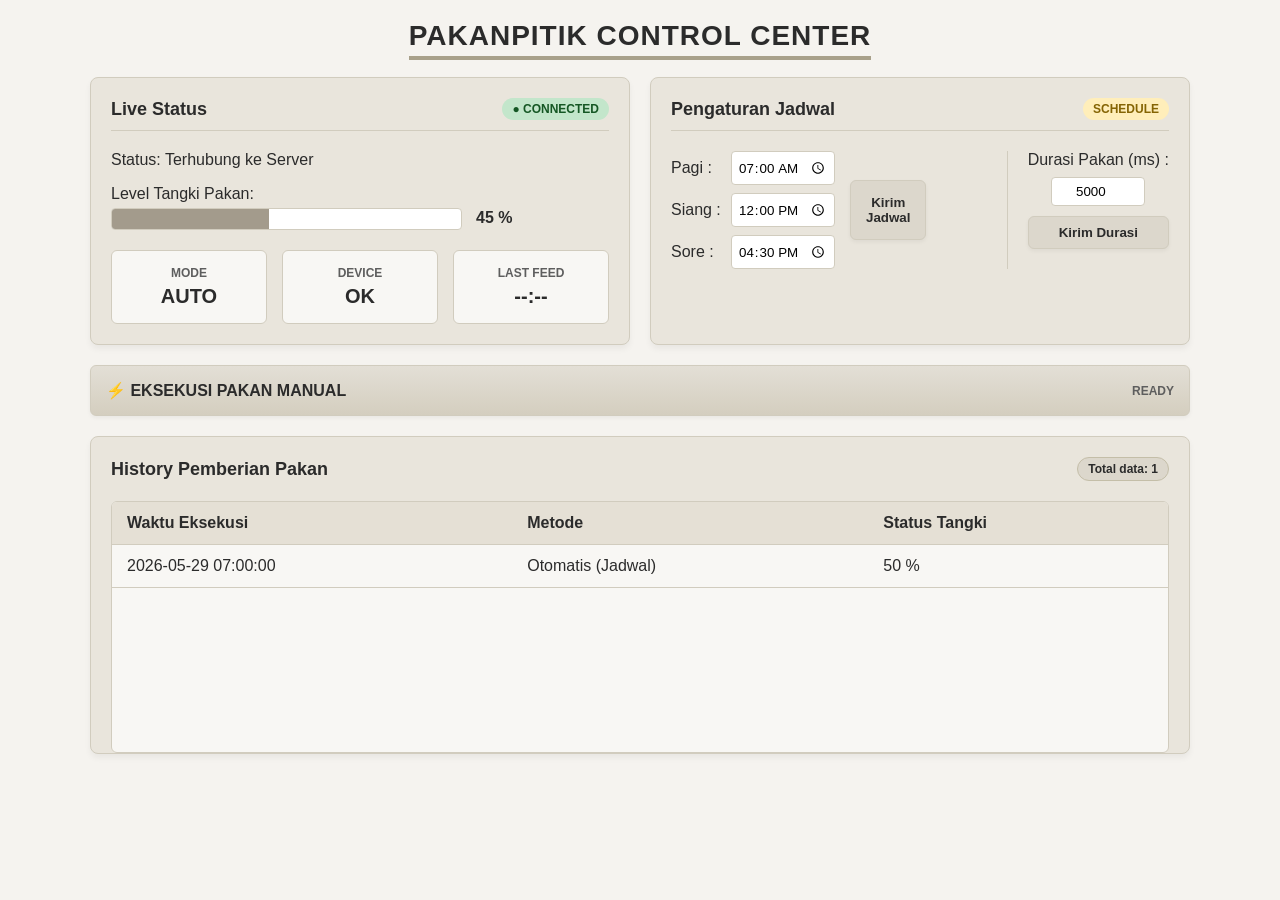
<file: UI-UX/PakanPitik web 2/index.html>
<!DOCTYPE html>
<html lang="id">
<head>
    <meta charset="UTF-8">
    <meta name="viewport" content="width=device-width, initial-scale=1.0">
    <title>PakanPitik Control Center</title>
    <link rel="stylesheet" href="style.css">
</head>
<body>

<div class="container">
    <div class="header-title">
        <span>PAKANPITIK CONTROL CENTER</span>
    </div>

    <div class="top-panels">
        <div class="card">
            <div class="card-header">
                Live Status
                <span class="badge badge-green">● CONNECTED</span>
            </div>
            <p>Status: Terhubung ke Server</p>
            <div class="mt-10">
                <div style="margin-bottom: 5px;">Level Tangki Pakan:</div>
                <div class="progress-container">
                    <div class="progress-bar" id="stokBar"></div>
                </div>
                <span style="font-weight: bold;" id="stokText">45 %</span>
            </div>

            <div class="status-boxes">
                <div class="status-box">
                    <div class="status-box-title">MODE</div>
                    <div class="status-box-value">AUTO</div>
                </div>
                <div class="status-box">
                    <div class="status-box-title">DEVICE</div>
                    <div class="status-box-value">OK</div>
                </div>
                <div class="status-box">
                    <div class="status-box-title">LAST FEED</div>
                    <div class="status-box-value" id="lastFeedText">--:--</div>
                </div>
            </div>
        </div>

        <div class="card">
            <div class="card-header">
                Pengaturan Jadwal
                <span class="badge badge-yellow">SCHEDULE</span>
            </div>
            
            <div class="flex-between">
                <div class="schedule-wrapper">
                    <div class="schedule-inputs">
                        <div class="input-row">
                            <label>Pagi :</label>
                            <input type="time" id="jadwalPagi" value="07:00">
                        </div>
                        <div class="input-row">
                            <label>Siang :</label>
                            <input type="time" id="jadwalSiang" value="12:00">
                        </div>
                        <div class="input-row">
                            <label>Sore :</label>
                            <input type="time" id="jadwalSore" value="16:30">
                        </div>
                    </div>
                    <button class="btn-kirim-jadwal" onclick="kirimJadwal()">Kirim<br>Jadwal</button>
                </div>

                <div style="text-align: center; border-left: 1px solid var(--border-color); padding-left: 20px;">
                    <label style="display: block; margin-bottom: 8px;">Durasi Pakan (ms) :</label>
                    <input type="number" id="durasiPakan" value="5000" style="width: 80px; text-align: center; margin-bottom: 10px;">
                    <button onclick="kirimDurasi()" style="display: block; width: 100%;">Kirim Durasi</button>
                </div>
            </div>
        </div>
    </div>

    <button class="btn-large" onclick="eksekusiManual()">
        <span>⚡ EKSEKUSI PAKAN MANUAL</span>
        <span style="font-size: 12px; color: var(--text-muted);">READY</span>
    </button>

    <div class="card" style="padding-bottom: 0; overflow: hidden;">
        <div class="card-header" style="margin-bottom: 0; border-bottom: none; padding-bottom: 20px;">
            History Pemberian Pakan
            <span class="badge" style="background-color: #dcd7cc; border: 1px solid #c4bea8;" id="totalDataText">Total data: 0</span>
        </div>
        <div class="table-container">
            <table>
                <thead>
                    <tr>
                        <th>Waktu Eksekusi</th>
                        <th>Metode</th>
                        <th>Status Tangki</th>
                    </tr>
                </thead>
                <tbody id="historyTableBody">
                    <tr>
                        <td>2026-05-29 07:00:00</td>
                        <td>Otomatis (Jadwal)</td>
                        <td>50 %</td>
                    </tr>
                </tbody>
            </table>
        </div>
    </div>
</div>

<script src="script.js"></script>
</body>
</html>
</file>
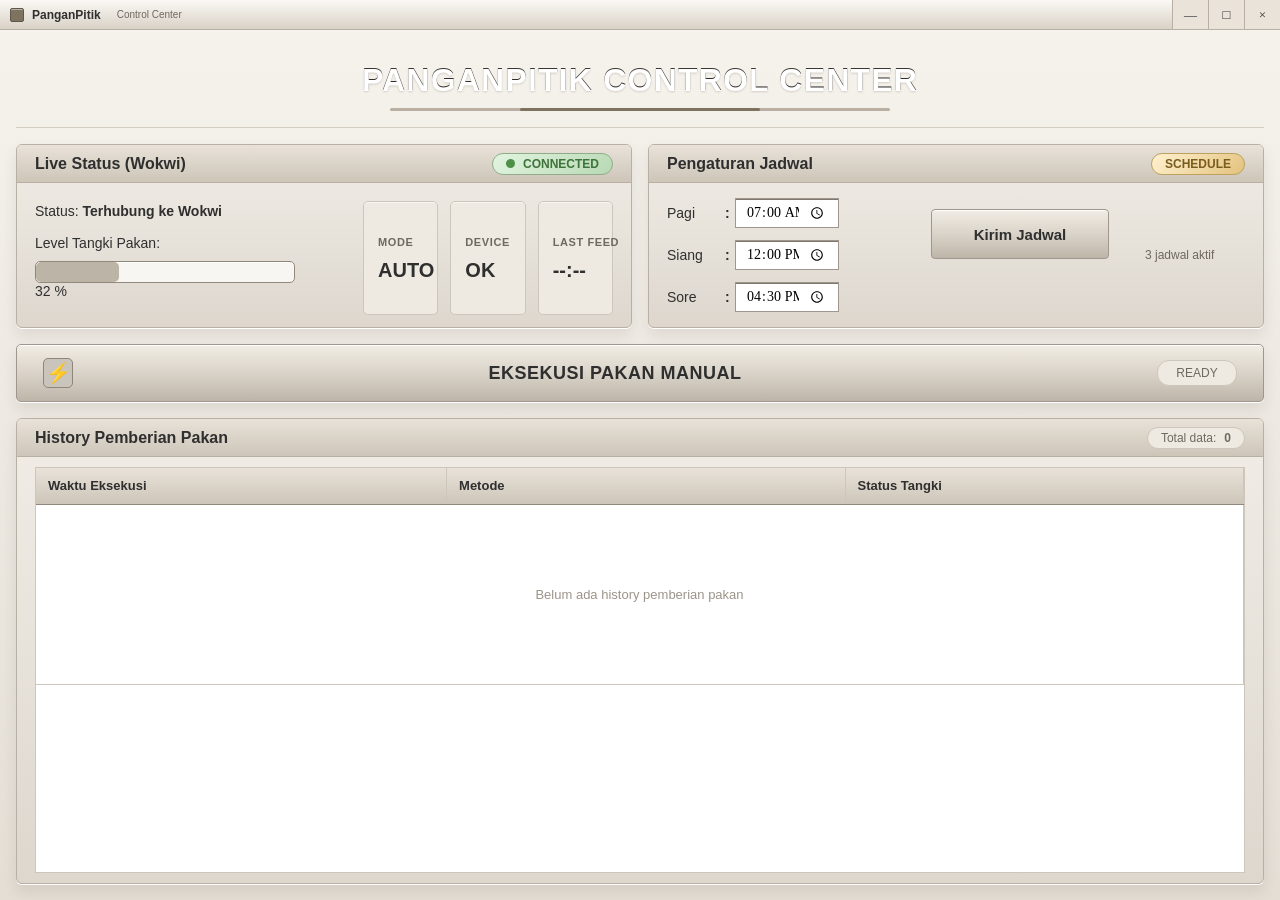
<file: UI-UX/PakanPitik web/index.html>
<!doctype html>
<html lang="id">
<head>
  <meta charset="utf-8" />
  <meta name="viewport" content="width=device-width, initial-scale=1" />
  <title>PANGANPITIK Control Center</title>
  <link rel="stylesheet" href="style.css" />
</head>
<body>
  <main class="app-shell">
    <section class="toolbar">
      <div class="app-brand">
        <span class="app-icon"></span>
        <span>PanganPitik</span>
        <small>Control Center</small>
      </div>
      <div class="window-actions" aria-hidden="true">
        <button>—</button><button>□</button><button>×</button>
      </div>
    </section>

    <section class="hero-title">
      <h1>PANGANPITIK CONTROL CENTER</h1>
      <div class="title-line"><span></span></div>
    </section>

    <section class="dashboard-grid">
      <article class="panel live-panel">
        <header>
          <h2>Live Status (Wokwi)</h2>
          <span class="badge online"><i></i>CONNECTED</span>
        </header>
        <div class="panel-body live-body">
          <div class="feed-info">
            <p>Status: <strong>Terhubung ke Wokwi</strong></p>
            <label>Level Tangki Pakan:</label>
            <div class="progress" aria-label="Level Tangki Pakan">
              <span id="tankBar"></span>
            </div>
            <p class="percent"><span id="tankPercent">--</span> %</p>
          </div>
          <div class="mini-cards">
            <div class="mini-card"><small>MODE</small><strong id="modeText">AUTO</strong></div>
            <div class="mini-card"><small>DEVICE</small><strong id="deviceText">OK</strong></div>
            <div class="mini-card"><small>LAST FEED</small><strong id="lastFeed">--:--</strong></div>
          </div>
        </div>
      </article>

      <article class="panel schedule-panel">
        <header>
          <h2>Pengaturan Jadwal</h2>
          <span class="badge schedule">SCHEDULE</span>
        </header>
        <div class="panel-body schedule-body">
          <form id="scheduleForm" class="schedule-form">
            <label><span>Pagi</span><b>:</b><input type="time" id="pagi" value="07:00" /></label>
            <label><span>Siang</span><b>:</b><input type="time" id="siang" value="12:00" /></label>
            <label><span>Sore</span><b>:</b><input type="time" id="sore" value="16:30" /></label>
            <button type="submit" class="classic-button">Kirim Jadwal</button>
            <small class="schedule-note">3 jadwal aktif</small>
          </form>
        </div>
      </article>
    </section>

    <button id="manualFeed" class="manual-button">
      <span class="bolt">⚡</span>
      <strong>EKSEKUSI PAKAN MANUAL</strong>
      <em id="readyStatus">READY</em>
    </button>

    <section class="panel history-panel">
      <header>
        <h2>History Pemberian Pakan</h2>
        <span class="total-badge">Total data: <b id="totalData">0</b></span>
      </header>
      <div class="table-wrap">
        <table>
          <thead>
            <tr>
              <th>Waktu Eksekusi</th>
              <th>Metode</th>
              <th>Status Tangki</th>
            </tr>
          </thead>
          <tbody id="historyBody">
            <tr class="empty"><td colspan="3">Belum ada history pemberian pakan</td></tr>
          </tbody>
        </table>
      </div>
    </section>
  </main>
  <script src="script.js"></script>
</body>
</html>
</file>
<file: UI-UX/PakanPitik web 2/style.css>
/* ================= CSS STYLING ================= */
:root {
    --bg-main: #f5f3ef;
    --bg-card: #e9e5dc;
    --border-color: #d1ccbe;
    --text-main: #2b2b2b;
    --text-muted: #5e5e5e;
    --btn-bg: #dcd7cc;
    --btn-hover: #cfc8ba;
    --status-green-bg: #c3e6cb;
    --status-green-text: #155724;
    --status-yellow-bg: #ffeeba;
    --status-yellow-text: #856404;
}

body {
    font-family: 'Segoe UI', Tahoma, Geneva, Verdana, sans-serif;
    background-color: var(--bg-main);
    color: var(--text-main);
    margin: 0;
    padding: 20px;
    display: flex;
    justify-content: center;
}

.container {
    width: 100%;
    max-width: 1100px;
}

/* Header Title */
.header-title {
    text-align: center;
    font-size: 28px;
    font-weight: 800;
    letter-spacing: 1px;
    margin-bottom: 25px;
    text-transform: uppercase;
}

.header-title span {
    border-bottom: 4px solid #a8a08a;
    padding-bottom: 5px;
}

/* Layout Grid untuk Panel Atas */
.top-panels {
    display: grid;
    grid-template-columns: 1fr 1fr;
    gap: 20px;
    margin-bottom: 20px;
}

/* Card Umum */
.card {
    background-color: var(--bg-card);
    border: 1px solid var(--border-color);
    border-radius: 8px;
    padding: 20px;
    box-shadow: 0 4px 6px rgba(0,0,0,0.05);
}

.card-header {
    display: flex;
    justify-content: space-between;
    align-items: center;
    font-weight: bold;
    font-size: 18px;
    margin-bottom: 20px;
    border-bottom: 1px solid var(--border-color);
    padding-bottom: 10px;
}

.badge {
    font-size: 12px;
    padding: 4px 10px;
    border-radius: 12px;
    font-weight: bold;
}
.badge-green { background-color: var(--status-green-bg); color: var(--status-green-text); }
.badge-yellow { background-color: var(--status-yellow-bg); color: var(--status-yellow-text); }

/* Progress Bar Stok */
.progress-container {
    background-color: #fff;
    border: 1px solid var(--border-color);
    border-radius: 4px;
    height: 20px;
    width: 70%;
    display: inline-block;
    vertical-align: middle;
    overflow: hidden;
    margin-right: 10px;
}
.progress-bar {
    background-color: #a39b8c;
    height: 100%;
    width: 45%; /* Default simulasi */
    transition: width 0.5s ease;
}

/* Tiga Kotak Status (Mode, Device, Last Feed) */
.status-boxes {
    display: flex;
    gap: 15px;
    margin-top: 20px;
}
.status-box {
    background-color: #f8f7f4;
    border: 1px solid var(--border-color);
    border-radius: 6px;
    flex: 1;
    padding: 15px;
    text-align: center;
}
.status-box-title { font-size: 12px; color: var(--text-muted); font-weight: bold; }
.status-box-value { font-size: 20px; font-weight: 800; margin-top: 5px; }

/* Panel Jadwal (SUDAH DIPERBAIKI DENGAN FLEXBOX) */
.schedule-wrapper {
    display: flex;
    align-items: center;
    gap: 15px;
}
.schedule-inputs {
    display: flex;
    flex-direction: column;
    gap: 8px;
}
.input-row {
    display: flex;
    align-items: center;
}
.input-row label {
    width: 60px; /* Mengunci lebar teks agar sejajar lurus */
    display: inline-block;
}
.input-row input[type="time"] {
    padding: 6px;
    border: 1px solid var(--border-color);
    border-radius: 4px;
    font-family: inherit;
}
/* Memperbaiki input durasi di panel kanan agar serasi */
input[type="number"] {
    padding: 6px;
    border: 1px solid var(--border-color);
    border-radius: 4px;
    font-family: inherit;
}
.btn-kirim-jadwal {
    height: 60px; /* Membuat tombol sedikit lebih tinggi menyesuaikan tinggi input */
    padding: 0 15px;
}

/* Buttons Umum */
button {
    background-color: var(--btn-bg);
    border: 1px solid var(--border-color);
    border-radius: 6px;
    padding: 8px 15px;
    font-weight: bold;
    color: var(--text-main);
    cursor: pointer;
    transition: background-color 0.2s;
    box-shadow: 0 2px 4px rgba(0,0,0,0.05);
}
button:hover { background-color: var(--btn-hover); }

.btn-large {
    width: 100%;
    padding: 15px;
    font-size: 16px;
    background: linear-gradient(180deg, #e3dfd6 0%, #d4cebf 100%);
    display: flex;
    justify-content: space-between;
    align-items: center;
    margin-bottom: 20px;
}
.btn-large:hover { background: linear-gradient(180deg, #d4cebf 0%, #c5bea8 100%); }

/* Table History */
.table-container {
    background-color: #f8f7f4;
    border: 1px solid var(--border-color);
    border-radius: 6px;
    height: 250px;
    overflow-y: auto;
}
table {
    width: 100%;
    border-collapse: collapse;
}
th, td {
    padding: 12px 15px;
    text-align: left;
    border-bottom: 1px solid var(--border-color);
}
th {
    background-color: #e5e0d5;
    position: sticky;
    top: 0;
    font-weight: bold;
}
tbody tr:nth-child(even) { background-color: #f1efe9; }
tbody tr:hover { background-color: #e8e4db; }

/* Utility */
.flex-between { display: flex; justify-content: space-between; }
.mt-10 { margin-top: 10px; }
.mt-20 { margin-top: 20px; }

/* =========================================================
   RESPONSIVE DESIGN (Media Queries untuk HP & Tablet)
   ========================================================= */

/* Untuk Tablet (Lebar layar maksimal 900px) */
@media screen and (max-width: 900px) {
    .top-panels {
        grid-template-columns: 1fr; /* Mengubah panel dari 2 kolom menjadi 1 kolom bertumpuk ke bawah */
    }
    
    .schedule-grid, .flex-between {
        flex-direction: column; /* Mengubah susunan isi card jadwal menjadi vertikal */
        align-items: stretch;
    }
    
    .schedule-wrapper {
        justify-content: center;
        margin-bottom: 20px;
    }
    
    /* Mengatur ulang garis pembatas durasi pakan */
    div[style*="border-left"] {
        border-left: none !important;
        border-top: 1px solid var(--border-color);
        padding-left: 0 !important;
        padding-top: 20px;
    }
}

/* Untuk Smartphone (Lebar layar maksimal 600px) */
@media screen and (max-width: 600px) {
    body {
        padding: 10px; /* Mengurangi padding pinggir agar layar tidak sempit */
    }
    
    .header-title {
        font-size: 22px; /* Mengecilkan ukuran judul font */
    }

    .status-boxes {
        flex-direction: column; /* Mengubah kotak status (MODE, DEVICE, LAST FEED) menjadi bertumpuk */
        gap: 10px;
    }

    .schedule-wrapper {
        flex-direction: column;
        width: 100%;
    }
    
    .btn-kirim-jadwal {
        width: 100%;
        margin-top: 15px;
    }
    
    /* Tabel scrollable pada layar kecil */
    .table-container {
        overflow-x: auto; /* Jika tabel terlalu lebar, akan muncul scroll horizontal */
    }
    
    table {
        min-width: 400px; /* Menjaga agar tabel tidak menyusut terlalu parah */
    }
}
</file>
<file: UI-UX/PakanPitik web/style.css>
:root{
  --bg:#ECE9E4;--bg-soft:#F5F2EC;--panel:#E8E4DE;--panel-body:#F0ECE5;--head:#D7D0C5;
  --border:#B8B0A5;--border-dark:#91887C;--line:#CDC6BC;--text:#2F2F2F;--muted:#6E685F;
  --white:#fff;--green:#4F8F4A;--green-bg:#DDEDD9;--amber:#7A5C1D;--amber-bg:#F3DFAE;
  --radius:6px;--gap:16px;--outer:16px;
}
*{box-sizing:border-box}html,body{margin:0;min-height:100%;font-family:"Segoe UI",Inter,Arial,sans-serif;color:var(--text);background:linear-gradient(#F6F3ED,#E4DED5)}body{overflow:hidden}.app-shell{width:100vw;height:100vh;min-width:980px;display:grid;grid-template-rows:30px 82px 184px 58px minmax(0,1fr);gap:var(--gap);padding:0 var(--outer) var(--outer)}
.toolbar{height:30px;margin:0 calc(var(--outer) * -1);display:flex;align-items:center;justify-content:space-between;background:linear-gradient(#FBF9F5,#D8D1C6);border-bottom:1px solid var(--border)}.app-brand{display:flex;align-items:center;gap:8px;padding-left:10px;font-size:12px;font-weight:700}.app-brand small{font-weight:400;color:var(--muted);margin-left:8px}.app-icon{width:14px;height:14px;border-radius:2px;background:#7E735F;border:1px solid #5F574B;box-shadow:inset 0 1px rgba(255,255,255,.45)}.window-actions{height:100%;display:flex}.window-actions button{width:36px;border:0;border-left:1px solid var(--border);background:#E9E3DA;color:var(--text);font:13px "Segoe UI"}.window-actions button:last-child:hover{background:#d9b8ad}
.hero-title{display:flex;flex-direction:column;align-items:center;justify-content:center;border-bottom:1px solid #D4CCC0}.hero-title h1{margin:0;font-size:32px;line-height:1;font-weight:900;letter-spacing:1.2px;text-shadow:0 1px #fff,0 2px 2px rgba(157,148,136,.38);background:linear-gradient(#3E3A34,#1F1F1F);-webkit-background-clip:text;background-clip:text;color:transparent}.title-line{width:500px;height:3px;margin-top:13px;border-radius:99px;background:#B9AFA2}.title-line span{display:block;width:240px;height:100%;margin:auto;border-radius:99px;background:#7E735F}
.dashboard-grid{display:grid;grid-template-columns:1fr 1fr;gap:var(--gap);min-height:0}.panel{min-width:0;background:linear-gradient(#F1EDE6,#DDD7CE);border:1px solid var(--border);border-radius:var(--radius);box-shadow:0 1px #fff,0 8px 14px rgba(91,82,70,.12);overflow:hidden}.panel header{height:38px;padding:0 18px;display:flex;align-items:center;justify-content:space-between;gap:12px;background:linear-gradient(#E8E2D9,#CDC5B8);border-bottom:1px solid var(--border)}.panel h2{margin:0;font-size:16px;font-weight:700;white-space:nowrap}.panel-body{height:calc(100% - 38px);padding:18px}.badge,.total-badge{height:22px;display:inline-flex;align-items:center;gap:8px;padding:0 13px;border-radius:11px;font-size:12px;font-weight:800;white-space:nowrap}.badge.online{background:linear-gradient(135deg,#E2F4E0,#B8D9B4);border:1px solid #8FAD89;color:#3E733B}.badge.online i{width:9px;height:9px;background:var(--green);border-radius:50%;display:block}.badge.schedule{background:linear-gradient(135deg,#FFF2D0,#E3C27D);border:1px solid #BFA15F;color:var(--amber)}
.live-panel,.schedule-panel{height:184px}.live-body{display:grid;grid-template-columns:minmax(260px,310px) 1fr;gap:18px;align-items:stretch}.feed-info{padding-top:2px}.feed-info p{margin:0 0 16px;font-size:14px}.feed-info label{display:block;margin-bottom:10px;font-size:14px}.progress{width:260px;height:22px;border-radius:5px;background:#F8F6F2;border:1px solid var(--border-dark);box-shadow:inset 0 1px #fff;overflow:hidden}.progress span{display:block;width:32%;height:100%;background:#BDB4A8;border-radius:5px;transition:.25s}.percent{font-size:13px;margin:12px 0 0}.mini-cards{display:grid;grid-template-columns:repeat(3,1fr);gap:12px}.mini-card{min-width:0;height:100%;padding:18px 14px;background:#EFEAE1;border:1px solid var(--line);border-radius:5px;box-shadow:inset 0 1px rgba(255,255,255,.65);display:flex;flex-direction:column;justify-content:center}.mini-card small{font-size:11px;font-weight:800;letter-spacing:.6px;color:var(--muted);white-space:nowrap}.mini-card strong{display:block;margin-top:12px;font-size:20px;line-height:1}
.schedule-body{display:flex;align-items:center}.schedule-form{width:100%;display:grid;grid-template-columns:240px 190px 1fr;grid-template-rows:34px 34px 34px;gap:8px 24px;align-items:center}.schedule-form label{grid-column:1;display:grid;grid-template-columns:58px 10px 104px;align-items:center;font-size:14px}.schedule-form input{width:104px;height:30px;border:1px solid #9F978D;background:#fff;box-shadow:inset 0 1px #7F776E,inset 0 -1px #fff;padding:0 10px;font:14px "Segoe UI"}.classic-button{grid-column:2;grid-row:1/3;width:178px;height:50px;align-self:center;border:1px solid #9F978D;border-radius:4px;background:linear-gradient(#F2EDE4,#D8D2C8 52%,#BEB5A8);box-shadow:inset 0 1px #fff;color:var(--text);font-weight:700;font-size:15px;cursor:pointer}.schedule-note{grid-column:3;grid-row:2;font-size:12px;color:var(--muted);white-space:nowrap}.classic-button:hover,.manual-button:hover{filter:brightness(.985)}.classic-button:active,.manual-button:active{box-shadow:inset 1px 1px 3px rgba(0,0,0,.25)}
.manual-button{height:58px;border:1px solid #9F978D;border-radius:5px;background:linear-gradient(#F2EDE4,#D8D2C8 52%,#BEB5A8);box-shadow:0 1px #fff,0 8px 14px rgba(91,82,70,.12),inset 0 1px #fff;display:grid;grid-template-columns:70px 1fr 120px;align-items:center;color:var(--text);cursor:pointer}.bolt{width:30px;height:30px;display:grid;place-items:center;justify-self:center;border-radius:5px;background:#C9C4BC;border:1px solid #8F8578;font-size:20px}.manual-button strong{font-size:18px;letter-spacing:.5px}.manual-button em{justify-self:center;font-style:normal;font-size:12px;color:var(--muted);background:#EFEAE1;border:1px solid var(--line);border-radius:12px;padding:5px 18px}
.history-panel{min-height:0}.history-panel header{height:38px}.history-panel .total-badge{background:#EFEAE1;border:1px solid var(--line);color:var(--muted);font-weight:400}.table-wrap{height:calc(100% - 58px);margin:10px 18px 18px;background:#fff;border:1px solid var(--line);overflow:auto}table{width:100%;min-width:780px;border-collapse:collapse;font-size:13px;table-layout:fixed}th:nth-child(1),td:nth-child(1){width:34%}th:nth-child(2),td:nth-child(2){width:33%}th:nth-child(3),td:nth-child(3){width:33%}thead th{position:sticky;top:0;height:36px;text-align:left;padding:0 12px;background:linear-gradient(#E8E2D9,#CDC5B8);border-right:1px solid var(--line);border-bottom:1px solid var(--border-dark);z-index:1}tbody td{height:32px;padding:0 12px;border-right:1px solid var(--line);border-bottom:1px solid var(--line)}tbody tr:nth-child(even){background:#F7F5F0}.empty td{text-align:center;color:#9b948a;height:180px}::-webkit-scrollbar{width:16px;height:16px}::-webkit-scrollbar-track{background:#DDD8D1;border:1px solid #AAA39A}::-webkit-scrollbar-thumb{background:#AAA39A;border:1px solid #6E685F;border-radius:2px}
@media (max-width:1120px){body{overflow:auto}.app-shell{height:auto;min-height:100vh;min-width:0;grid-template-rows:30px 78px auto 58px 420px}.dashboard-grid{grid-template-columns:1fr}.live-panel,.schedule-panel{height:190px}.hero-title h1{font-size:28px}.title-line{width:60vw}.schedule-form{grid-template-columns:240px 190px 1fr}}
@media (max-width:740px){.app-shell{padding:0 10px 10px;gap:10px;grid-template-rows:30px auto auto 56px 420px}.toolbar{margin:0 -10px}.app-brand small{display:none}.window-actions button{width:32px}.hero-title{padding:16px 0}.hero-title h1{font-size:21px;letter-spacing:.5px}.title-line{width:82vw}.panel header{padding:0 12px}.badge{display:none}.live-panel{height:auto}.schedule-panel{height:auto}.panel-body{padding:14px}.live-body{grid-template-columns:1fr}.mini-cards{grid-template-columns:repeat(3,1fr);gap:8px}.mini-card{height:74px;padding:12px 9px}.mini-card strong{font-size:16px;margin-top:8px}.schedule-form{display:flex;flex-wrap:wrap;gap:10px}.schedule-form label{width:176px}.classic-button{width:160px;height:42px}.manual-button{grid-template-columns:52px 1fr 74px}.manual-button strong{font-size:13px}.manual-button em{padding:4px 10px}.table-wrap{margin:8px 10px 10px;height:calc(100% - 54px)}}
</file>
